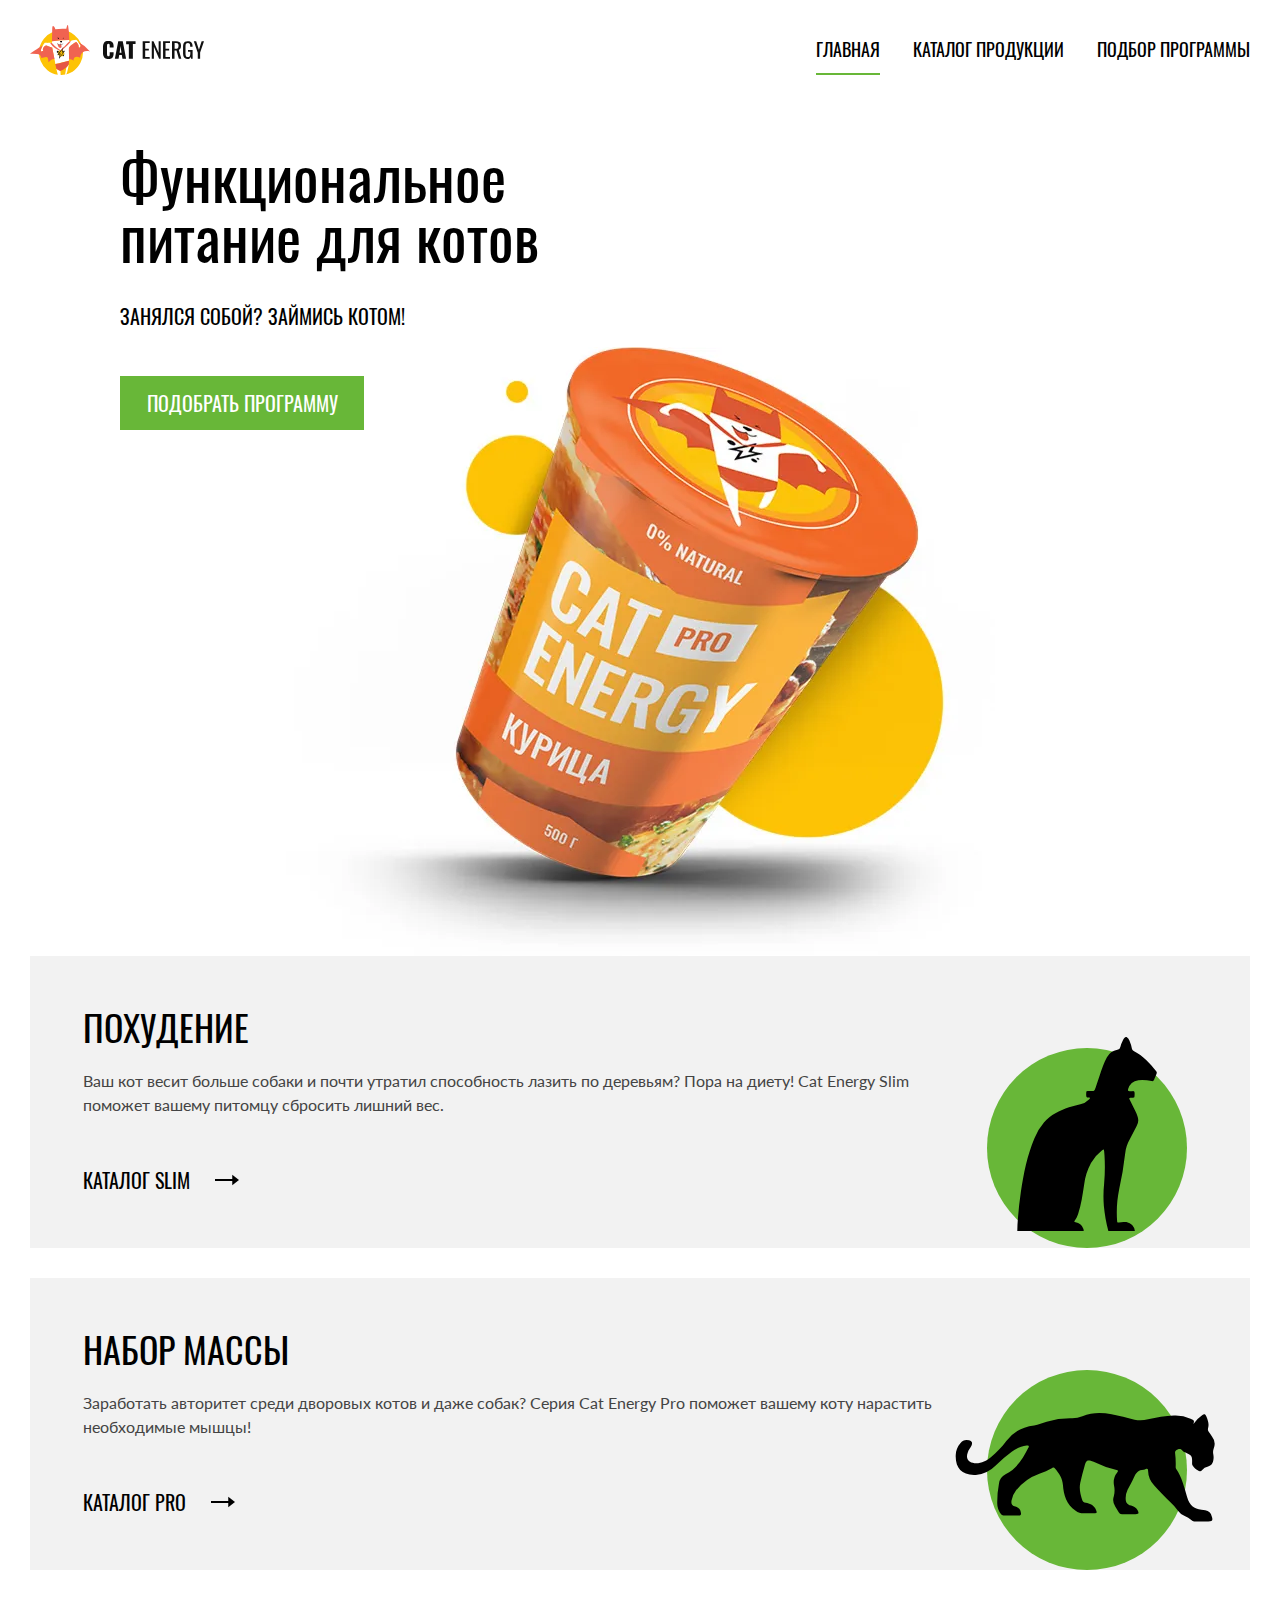
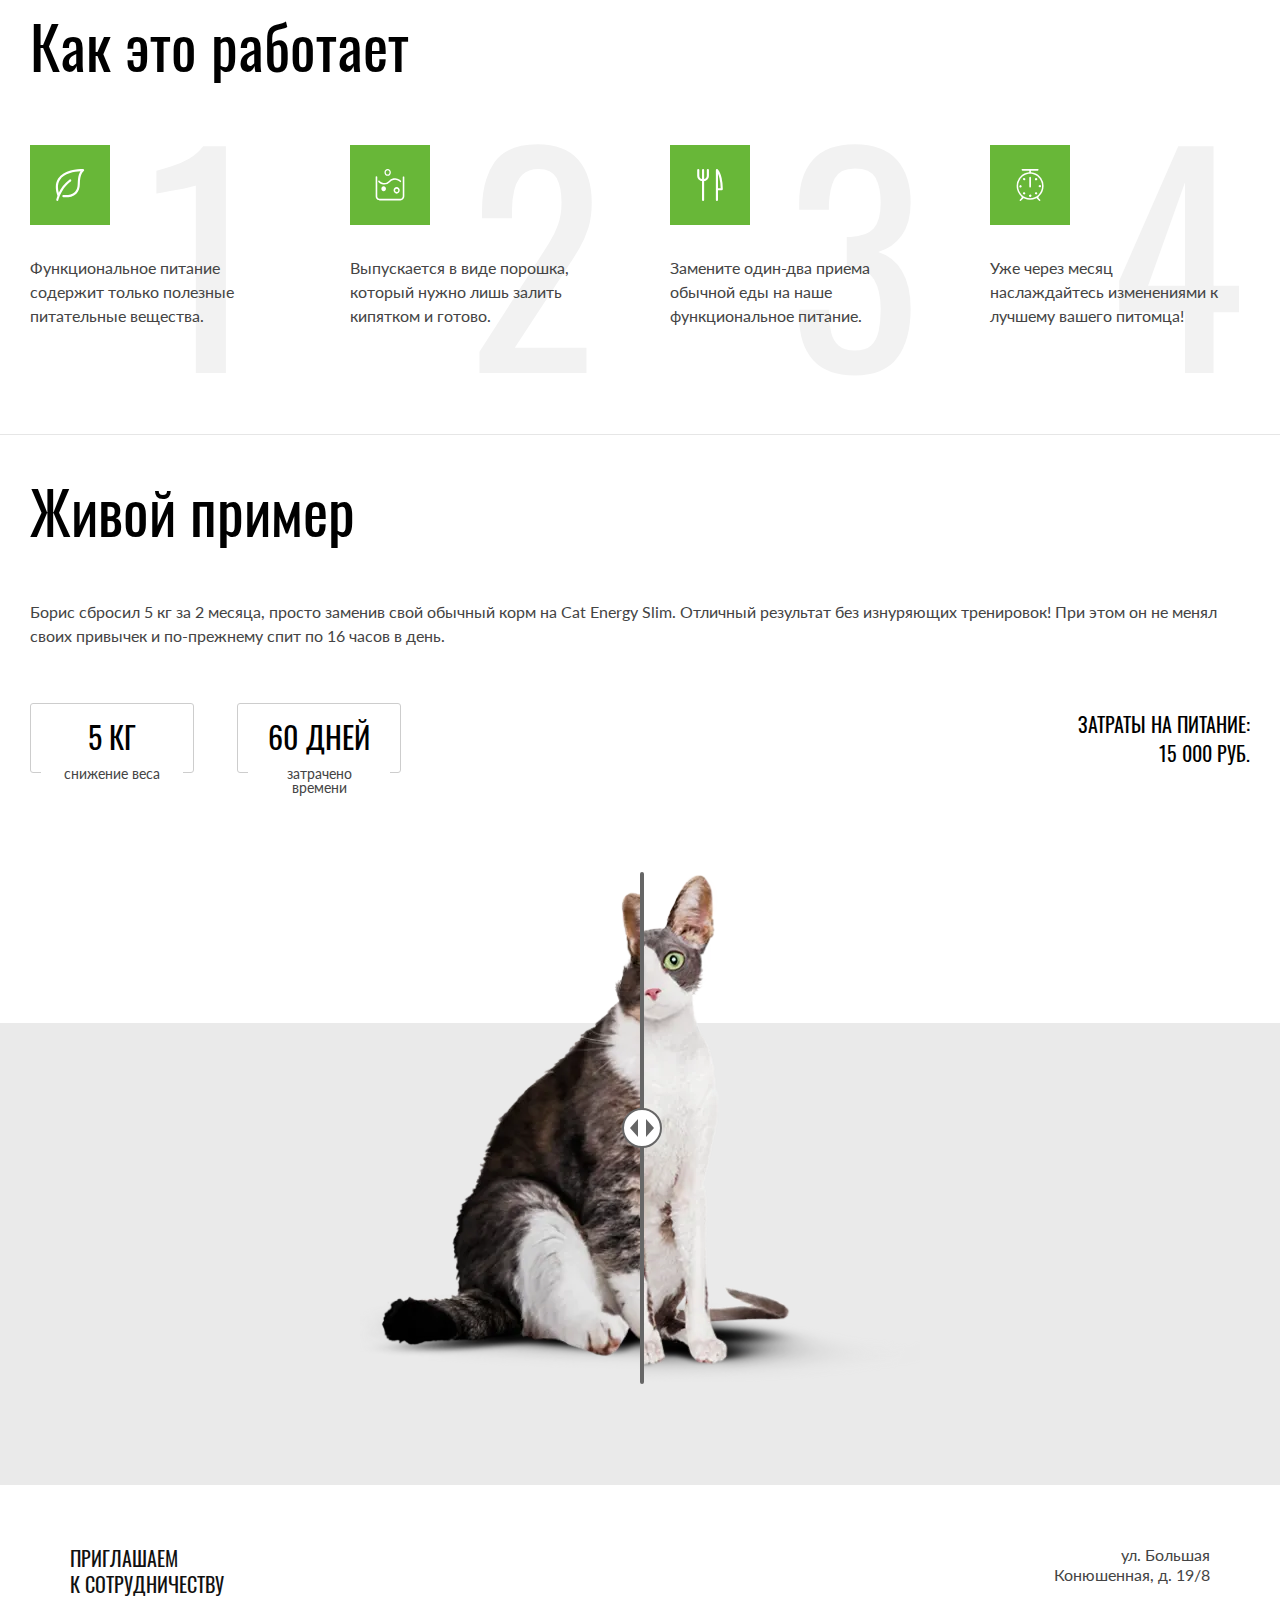
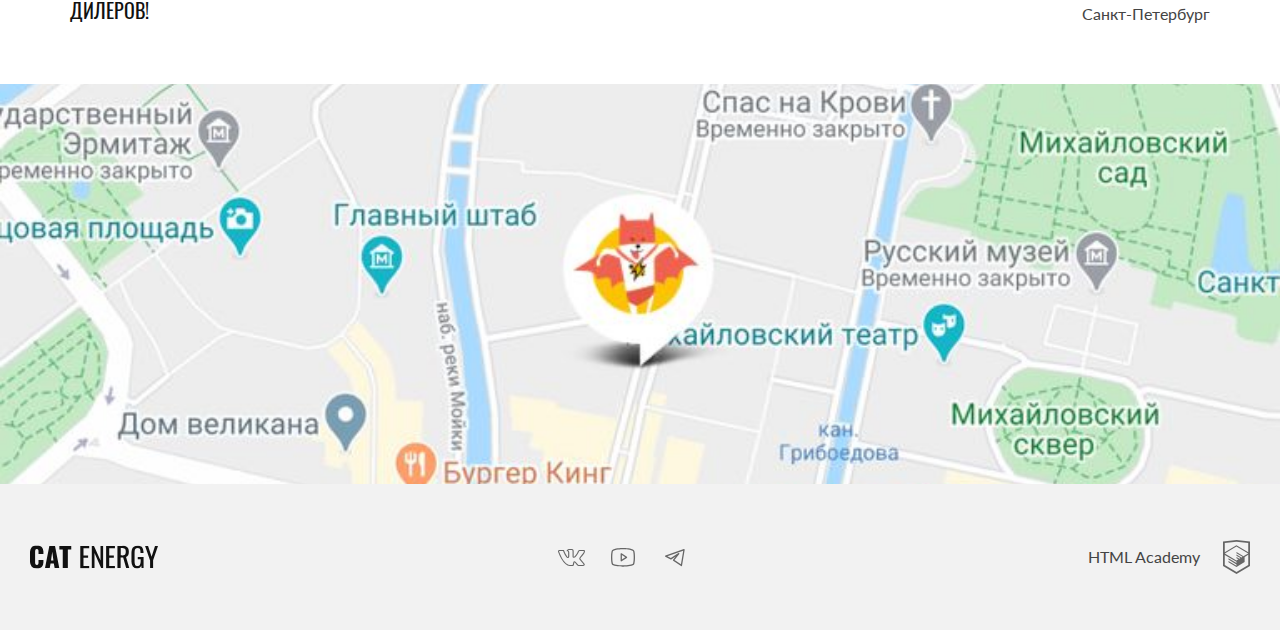
<file: index.html>
<!DOCTYPE html><html class="page" lang="ru"><head><meta charset="UTF-8"><title>«Кэт энерджи»</title><meta name="viewport" content="width=device-width,initial-scale=1"><link rel="stylesheet" href="styles/styles.css"><link rel="icon" href="favicon.ico"><!-- 32x32 --><link rel="icon" href="favicons/icon.svg" type="image/svg+xml"><link rel="apple-touch-icon" href="favicons/apple.png"><!-- 180x180 --><link rel="manifest" href="manifest.webmanifest"><link rel="preload" href="/fonts/lato/Lato-Regular.woff2" type="font/woff2" crossorigin="anonymous" as="font"><link rel="preload" href="/fonts/oswald/oswaldregular.woff2" type="font/woff2" crossorigin="anonymous" as="font"><script src="scripts/index.js" defer="defer"></script></head><body class="page__body"><header class="main-header" data-test="header"><div class="main-header__wrapper main-header__wrapper--no-js"><div class="main-header__logo"><a class="main-header__logo-link" href="index.html"><picture><source width="70" height="59" type="image/svg+xml" media="(min-width: 1440px)" srcset="images/logo/logo-desktop.svg"><source width="60" height="50" type="image/svg+xml" media="(min-width: 768px)" srcset="images/logo/logo-tablet.svg"><img class="main-header__logo-picture" src="images/logo/logo-mobile.svg" width="33" height="38" alt="Логотип Cat Energy"></picture></a><a class="main-header__logo-link" href="index.html"><picture><source width="118" height="21" type="image/svg+xml" media="(min-width: 1440px)" srcset="images/logo/logo-text.svg"><img class="main-header__logo-text" src="images/logo/logo-text.svg" width="101" height="18" alt="Cat Energy"></picture></a></div><nav class="main-nav"><button class="main-nav__toggle" type="button"><span class="visually-hidden">Открыть меню</span></button><ul class="main-nav__list"><li class="main-nav__item main-nav__item--current"><a href="#">Главная</a></li><li class="main-nav__item"><a href="catalog.html">Каталог продукции</a></li><li class="main-nav__item"><a href="#">Подбор программы</a></li></ul></nav></div></header><main class="main-container"><h1 class="visually-hidden">«Кэт энерджи» подбор функциональной программы питания для котов</h1><section class="promo" data-test="hero"><div class="promo__wrapper"><h2 class="promo__title">Функциональное питание для котов</h2><p class="promo__slogan">Занялся собой? Займись котом!</p><picture class="promo__image-wrapper"><source type="image/webp" media="(min-width: 1440px)" width="552" height="499" srcset="images/promo-desktop@1x.webp, images/promo-desktop@2x.webp 2x"><source type="image/webp" media="(min-width: 768px)" width="709" height="609" srcset="images/promo-tablet@1x.webp, images/promo-tablet@2x.webp 2x"><source type="image/webp" width="280" height="270" srcset="imgaes/promo-mobile@1x.webp, images/promo-mobile@2x.webp 2x"><source width="552" height="499" type="image/png" media="(min-width: 1440px)" srcset="images/promo-desktop@1x.png, images/promo-desktop@2x.png 2x"><source width="709" height="609" type="image/png" media="(min-width: 768px)" srcset="images/promo-tablet@1x.png, images/promo-tablet@2x.png 2x"><img class="promo__image" src="images/promo-mobile@1x.png" srcset="images/promo-mobile@2x.png 2x" width="280" height="270" alt="Оранжевая банка с питанием Cat Energy Pro со вкусом курицы"></picture><a class="promo__button" href="#">Подобрать программу</a></div></section><section class="programs" data-test="programs"><div class="programs__wrapper"><ul class="programs__list"><li class="programs__item programs__item--slim"><h2 class="programs__title">Похудение</h2><p class="programs__description">Ваш кот весит больше собаки и почти утратил способность лазить по деревьям? Пора на диету! Cat Energy Slim поможет вашему питомцу сбросить лишний вес.</p><a class="programs__link" href="catalog.html">Каталог slim</a></li><li class="programs__item programs__item--pro"><h2 class="programs__title">Набор массы</h2><p class="programs__description">Заработать авторитет среди дворовых котов и даже собак? Серия Cat Energy Pro поможет вашему коту нарастить необходимые мышцы!</p><a class="programs__link" href="catalog.html">Каталог pro</a></li></ul></div></section><section class="advantages" data-test="features"><div class="advantages__wrapper"><h2 class="advantages__title">Как это работает</h2><ul class="advantages__list"><li class="advantages__item advantages__item--background advantages__item--block-1"><p class="advantages__description">Функциональное питание содержит только полезные питательные вещества.</p></li><li class="advantages__item advantages__item--background advantages__item--block-2"><p class="advantages__description">Выпускается в виде порошка, который нужно лишь залить кипятком и готово.</p></li><li class="advantages__item advantages__item--background advantages__item--block-3"><p class="advantages__description">Замените один-два приема обычной еды на наше функциональное питание.</p></li><li class="advantages__item advantages__item--background advantages__item--block-4"><p class="advantages__description">Уже через месяц наслаждайтесь изменениями к лучшему вашего питомца!</p></li></ul></div></section><section class="example" data-test="proof"><div class="example__wrapper"><h2 class="example__title">Живой пример</h2><p class="example__description">Борис сбросил 5 кг за 2 месяца, просто заменив свой обычный корм на Cat Energy Slim. Отличный результат без изнуряющих тренировок! При этом он не менял своих привычек и по-прежнему спит по 16 часов в день.</p><div class="example__container"><dl class="example__list"><div class="example__item"><dt class="example__number">5 кг</dt><dd class="example__text">Снижение веса</dd></div><div class="example__item"><dt class="example__number">60 дней</dt><dd class="example__text">Затрачено времени</dd></div></dl><p class="example__comment">Затраты на питание: <span class="example__comment-number">15 000 руб.</span></p></div><div class="example__slider"><div class="example__slider-before"><picture><source type="image/webp" media="(min-width: 768px)" width="560" height="512" srcset="images/slider-before-tablet-desktop@1x.webp, images/slider-before-tablet-desktop@2x.webp 2x"><source type="image/webp" width="280" height="256" srcset="images/slider-before-mobile@1x.webp, images/slider-before-mobile@2x.webp 2x"><source width="560" height="512" type="image/png" media="(min-width: 768px)" srcset="images/slider-before-tablet-desktop@1x.png, images/slider-before-tablet-desktop@2x.png 2x"><img class="example__slider-image" src="images/slider-before-mobile@1x.png" srcset="images/slider-before-mobile@2x.png 2x" width="280" height="256" alt="Фотография до: кот с лишним весом"></picture></div><div class="example__slider-after"><picture><source type="image/webp" media="(min-width: 768px)" width="560" height="512" srcset="images/slider-after-tablet-desktop@1x.webp, images/slider-after-tablet-desktop@2x.webp 2x"><source type="image/webp" width="280" height="256" srcset="images/slider-after-mobile@1x.webp, images/slider-after-mobile@2x.webp 2x"><source width="560" height="512" type="image/png" media="(min-width: 768px)" srcset="images/slider-after-tablet-desktop@1x.png, images/slider-after-tablet-desktop@2x.png 2x"><img class="example__slider-image" src="images/slider-after-mobile@1x.png" srcset="images/slider-after-mobile@2x.png 2x" width="280" height="256" alt="Фотография после: худой кот"></picture></div><button class="example__slider-button" type="button"><span class="visually-hidden">Передвинуть слайдер</span></button></div></div></section><section class="contacts map" data-test="contacts"><div class="contacts__wrapper"><h2 class="visually-hidden">Контакты</h2><p class="contacts__description">Приглашаем<br>к сотрудничеству дилеров!</p><address class="contacts__adress"><p class="contacts__adress-description">ул. Большая Конюшенная, д. 19/8</p><p class="contacts__adress-description">Санкт-Петербург</p></address></div><div class="map__wrapper"><picture><source width="1440" height="400" type="image/jpeg" media="(min-width: 1440px)" srcset="images/map-desktop@1x.jpg, images/map-desktop@2x.jpg 2x"><source width="768" height="400" type="image/jpeg" media="(min-width: 768px)" srcset="images/map-tablet@1x.jpg, images/map-tablet@2x.jpg 2x"><img class="map__location" src="images/map-mobile@1x.jpg" srcset="images/map-mobile@2x.jpg 2x" width="320" height="362" alt="Карта с местоположением офиса"></picture><iframe class="map__interactive" src="https://www.google.com/maps/embed?pb=!1m18!1m12!1m3!1d4753.526179166685!2d30.32355764841993!3d59.93858748165086!2m3!1f0!2f0!3f0!3m2!1i1024!2i768!4f13.1!3m3!1m2!1s0x4696310fca145cc1%3A0x42b32648d8238007!2z0JHQvtC70YzRiNCw0Y8g0JrQvtC90Y7RiNC10L3QvdCw0Y8g0YPQuy4sIDE5LzgsINCh0LDQvdC60YIt0J_QtdGC0LXRgNCx0YPRgNCzLCAxOTExODY!5e0!3m2!1sru!2sru!4v1716911425965!5m2!1sru!2sru" width="600" height="450" style="border:0;" allowfullscreen="" loading="lazy" referrerpolicy="no-referrer-when-downgrade"></iframe></div></section></main><footer class="main-footer" data-test="footer"><div class="main-footer__wrapper"><a class="main-footer-logo" href="index.html"><span class="visually-hidden">«Кэт энерджи»</span> <img class="main-footer__logo-name" src="images/logo/logo-text.svg" width="128" height="24" alt="Cat Energy"></a><ul class="main-footer-list"><li class="main-footer__item"><a class="main-footer__link main-footer__link--vkontakte" href="https://vk.com/htmlacademy"><span class="visually-hidden">Мы в Вконтакте</span></a></li><li class="main-footer__item"><a class="main-footer__link main-footer__link--youtube" href="https://www.youtube.com/user/htmlacademyru"><span class="visually-hidden">Мы в Ютубе</span></a></li><li class="main-footer__item"><a class="main-footer__link main-footer__link--telegram" href="https://t.me/htmlacademy"><span class="visually-hidden">Мы в Телеграме</span></a></li></ul><a class="main-footer__htmlacademy-link" href="https://htmlacademy.ru/intensive/adaptive"><span>HTML Academy</span></a></div></footer></body></html>
</file>
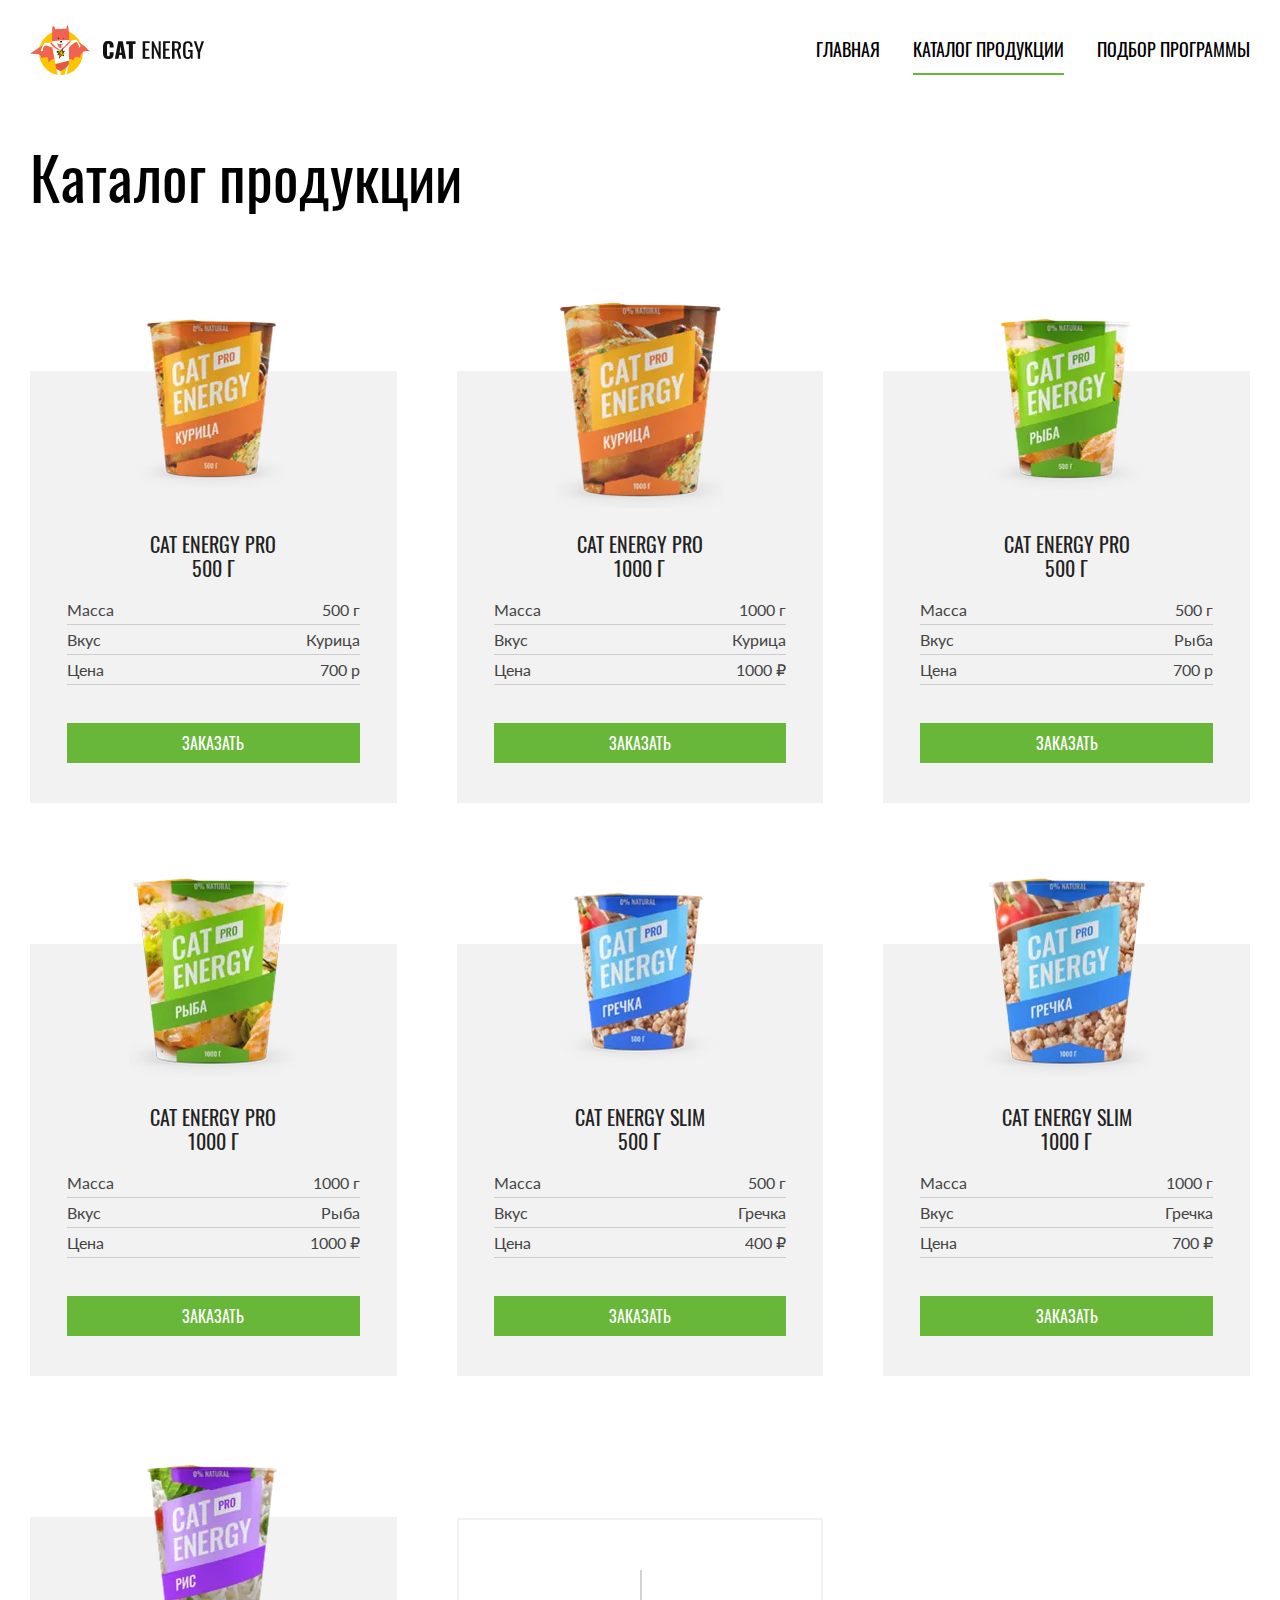
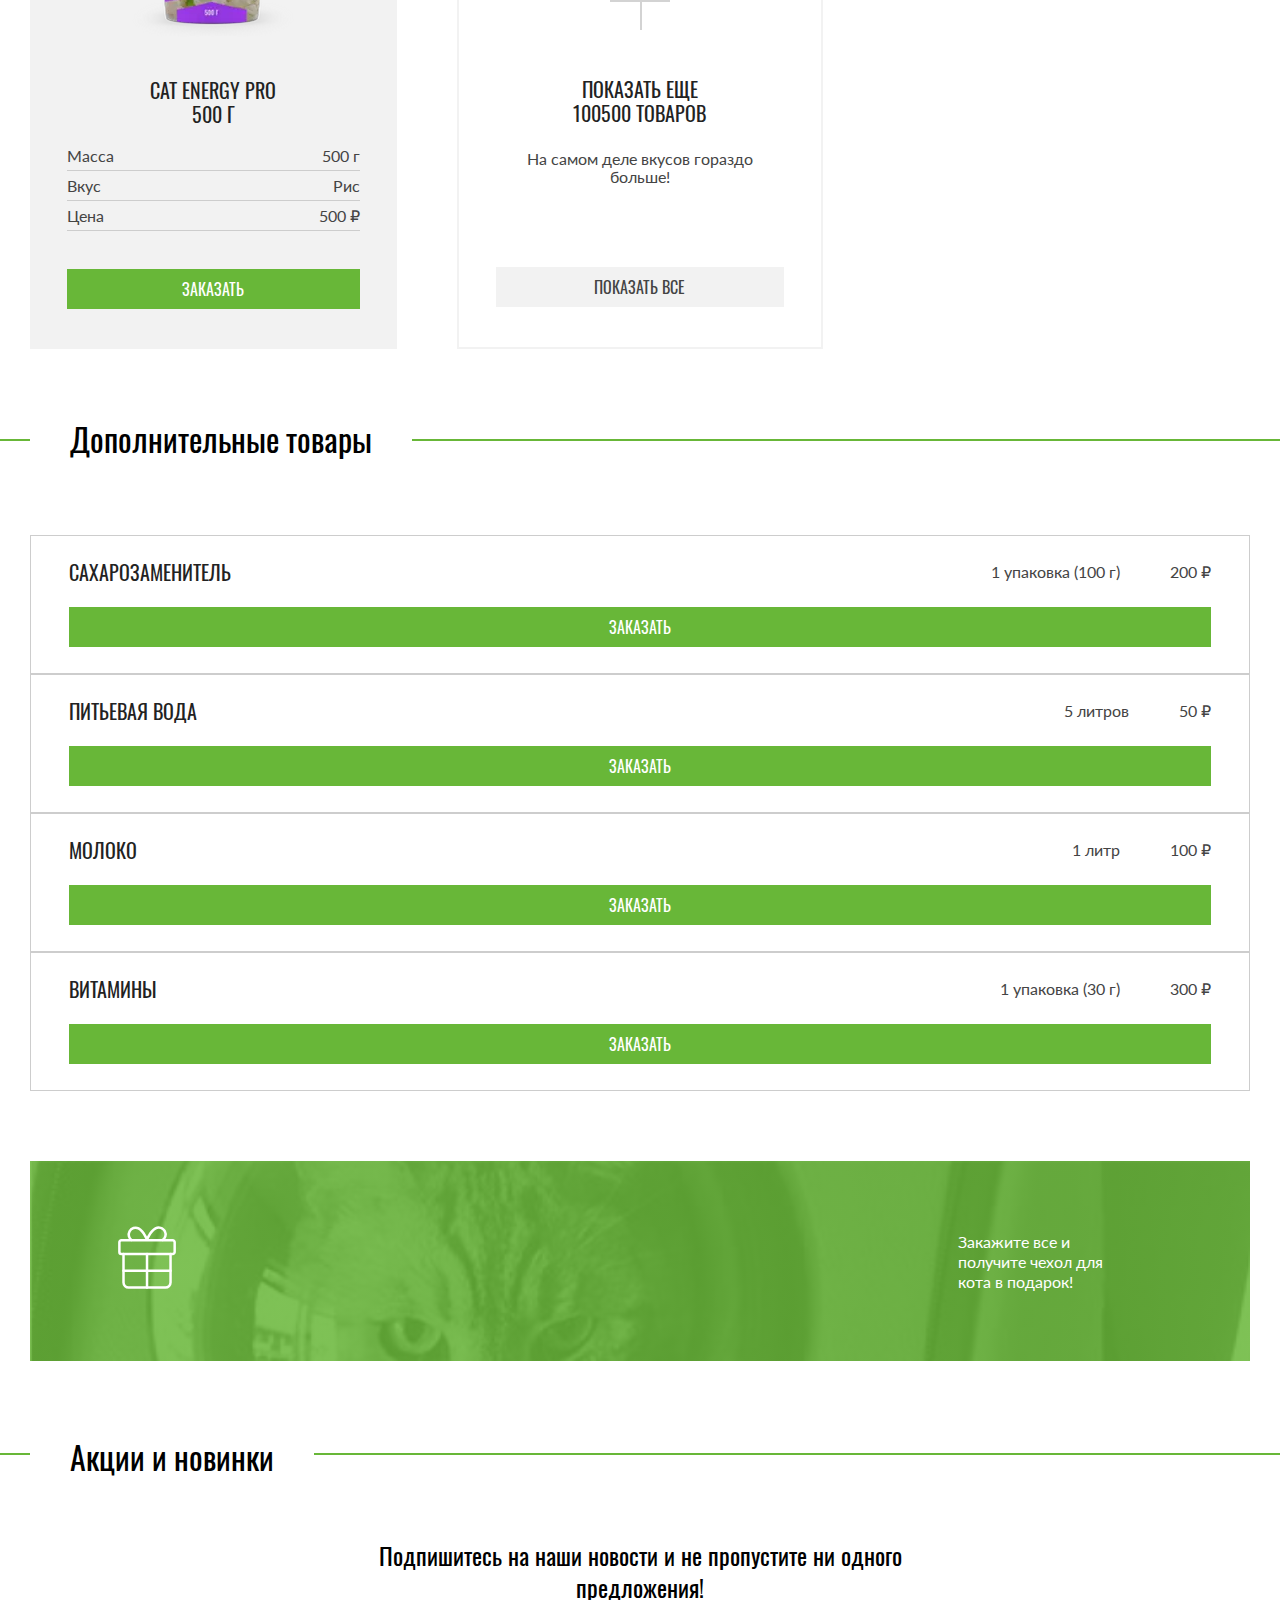
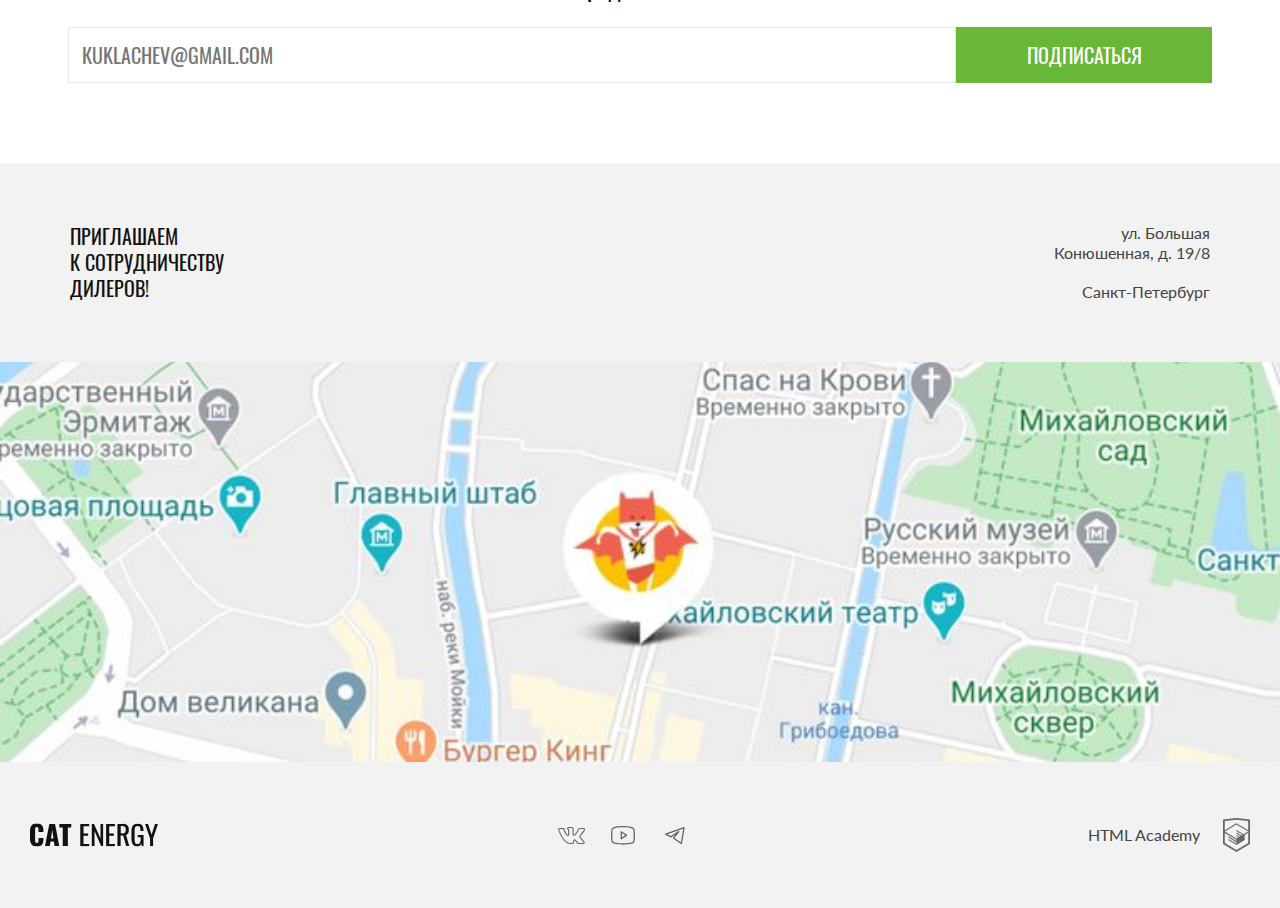
<file: catalog.html>
<!DOCTYPE html><html class="page" lang="ru"><head><meta charset="UTF-8"><title>«Кэт энерджи» Каталог</title><meta name="viewport" content="width=device-width,initial-scale=1"><link rel="stylesheet" href="styles/styles.css"><link rel="icon" href="favicon.ico"><!-- 32x32 --><link rel="icon" href="favicons/icon.svg" type="image/svg+xml"><link rel="apple-touch-icon" href="favicons/apple-icon-180x180"><!-- 180x180 --><link rel="manifest" href="manifest.webmanifest"><link rel="preload" href="/fonts/lato/Lato-Regular.woff2" type="font/woff2" crossorigin="anonymous" as="font"><link rel="preload" href="/fonts/oswald/oswaldregular.woff2" type="font/woff2" crossorigin="anonymous" as="font"><script src="scripts/index.js" defer="defer"></script></head><body class="page__body"><header class="main-header" data-test="header"><div class="main-header__wrapper main-header__wrapper--no-js"><div class="main-header__logo"><a class="main-header__logo-link" href="index.html"><picture><source width="70" height="59" type="image/svg+xml" media="(min-width: 1440px)" srcset="images/logo/logo-desktop.svg"><source width="60" height="50" type="image/svg+xml" media="(min-width: 768px)" srcset="images/logo/logo-tablet.svg"><img class="main-header__logo-picture" src="images/logo/logo-mobile.svg" width="33" height="38" alt="Логотип Cat Energy"></picture></a><a class="main-header__logo-link" href="index.html"><picture><source width="118" height="21" type="image/svg+xml" media="(min-width: 1440px)" srcset="images/logo/logo-text.svg"><img class="main-header__logo-text" src="images/logo/logo-text.svg" width="101" height="18" alt="Cat Energy"></picture></a></div><nav class="main-nav"><button class="main-nav__toggle" type="button"><span class="visually-hidden">Открыть меню</span></button><ul class="main-nav__list"><li class="main-nav__item main-nav__item-catalog"><a href="index.html">Главная</a></li><li class="main-nav__item main-nav__item-catalog main-nav__item--current"><a href="catalog.html">Каталог продукции</a></li><li class="main-nav__item main-nav__item-catalog"><a href="#">Подбор программы</a></li></ul></nav></div></header><main class="main-container"><section class="catalog" data-test="catalog"><div class="catalog__wrapper"><h1 class="catalog__title">Каталог продукции</h1><ul class="catalog__list"><li class="catalog__item"><a class="catalog__link" href="#"><picture><source type="image/webp" media="(min-width: 1440px)" width="169" height="210" srcset="images/products/card-chicken500-desktop@1x.webp, images/products/card-chicken500-desktop@2x.webp 2x"><source type="image/webp" media="(min-width: 768px)" width="200" height="210" srcset="images/products/card-chicken500-tablet@1x.webp, images/products/card-chicken500-tablet@2x.webp 2x"><source type="image/webp" width="140" height="107" srcset="images/products/card-chicken500-mobile@1x.webp, images/products/card-chicken500-mobile@2x.webp 2x"><source width="169" height="210" type="image/png" media="(min-width: 1440px)" srcset="images/products/card-chicken500-desktop@1x.png, images/products/card-chicken500-desktop@2x.png 2x"><source width="200" height="210" type="image/png" media="(min-width: 768px)" srcset="images/products/card-chicken500-tablet@1x.png, images/products/card-chicken500-tablet@2x.png 2x"><img class="catalog__image" src="images/products/card-chicken500-mobile@1x.png" srcset="images/products/card-chicken500-mobile@2x.png 2x" width="140" height="107" alt="Cat Energy PRO 500 г со вкусом курицы"></picture></a><a class="catalog__link-caption" href="#"><h3 class="catalog__caption">Cat Energy PRO 500 г</h3></a><ul class="catalog__list-info"><li class="catalog__item-info">Масса <span>500 г</span></li><li class="catalog__item-info">Вкус <span>Курица</span></li><li class="catalog__item-info">Цена <span>700 р</span></li></ul><a class="catalog__button button-primary" href="#">Заказать</a></li><li class="catalog__item"><a class="catalog__link" href="#"><picture><source type="image/webp" media="(min-width: 1440px)" width="169" height="210" srcset="images/products/card-chicken1000-desktop@1x.webp, images/products/card-chicken1000-desktop@2x.webp 2x"><source type="image/webp" media="(min-width: 768px)" width="200" height="210" srcset="images/products/card-chicken1000-tablet@1x.webp, images/products/card-chicken1000-tablet@2x.webp 2x"><source type="image/webp" width="140" height="107" srcset="images/products/card-chicken1000-mobile@1x.webp, images/products/card-chicken1000-mobile@2x.webp 2x"><source width="169" height="210" type="image/png" media="(min-width: 1440px)" srcset="images/products/card-chicken1000-desktop@1x.png, images/products/card-chicken1000-desktop@2x.png 2x"><source width="200" height="210" type="image/png" media="(min-width: 768px)" srcset="images/products/card-chicken1000-tablet@1x.png, images/products/card-chicken1000-tablet@2x.png 2x"><img class="catalog__image" src="images/products/card-chicken1000-mobile@1x.png" srcset="images/products/card-chicken1000-mobile@2x.png 2x" width="140" height="107" alt="Cat Energy PRO 1000 г со вкусом курицы"></picture></a><a class="catalog__link-caption" href="#"><h3 class="catalog__caption">Cat Energy PRO 1000 г</h3></a><ul class="catalog__list-info"><li class="catalog__item-info">Масса <span>1000 г</span></li><li class="catalog__item-info">Вкус <span>Курица</span></li><li class="catalog__item-info">Цена <span>1000 ₽</span></li></ul><a class="catalog__button button-primary" href="#">Заказать</a></li><li class="catalog__item"><a class="catalog__link" href="#"><picture><source type="image/webp" media="(min-width: 1440px)" width="169" height="210" srcset="images/products/card-fish500-desktop@1x.webp, images/products/card-fish500-desktop@2x.webp 2x"><source type="image/webp" media="(min-width: 768px)" width="200" height="210" srcset="images/products/card-fish500-tablet@1x.webp, images/products/card-fish500-tablet@2x.webp 2x"><source type="image/webp" width="140" height="107" srcset="images/products/card-fish500-mobile@1x.webp, images/products/card-fish500-mobile@2x.webp 2x"><source width="169" height="210" type="image/png" media="(min-width: 1440px)" srcset="images/products/card-fish500-desktop@1x.png, images/products/card-fish500-desktop@2x.png 2x"><source width="200" height="210" type="image/png" media="(min-width: 768px)" srcset="images/products/card-fish500-tablet@1x.png, images/products/card-fish500-tablet@2x.png 2x"><img class="catalog__image" src="images/products/card-fish500-mobile@1x.png" srcset="images/products/card-fish500-mobile@2x.png 2x" width="140" height="107" alt="Cat Energy PRO 500 г со вкусом рыбы"></picture></a><a class="catalog__link-caption" href="#"><h3 class="catalog__caption">Cat Energy PRO 500 г</h3></a><ul class="catalog__list-info"><li class="catalog__item-info">Масса <span>500 г</span></li><li class="catalog__item-info">Вкус <span>Рыба</span></li><li class="catalog__item-info">Цена <span>700 р</span></li></ul><a class="catalog__button button-primary" href="#">Заказать</a></li><li class="catalog__item"><a class="catalog__link" href="#"><picture><source type="image/webp" media="(min-width: 1440px)" width="169" height="210" srcset="images/products/card-fish1000-desktop@1x.webp, images/products/card-fish1000-desktop@2x.webp 2x"><source type="image/webp" media="(min-width: 768px)" width="200" height="210" srcset="images/products/card-fish1000-tablet@1x.webp, images/products/card-fish1000-tablet@2x.webp 2x"><source type="image/webp" width="140" height="107" srcset="images/products/card-fish1000-mobile@1x.webp, images/products/card-fish1000-mobile@2x.webp 2x"><source width="169" height="210" type="image/png" media="(min-width: 1440px)" srcset="images/products/card-fish1000-desktop@1x.png, images/products/card-fish1000-desktop@2x.png 2x"><source width="200" height="210" type="image/png" media="(min-width: 768px)" srcset="images/products/card-fish1000-tablet@1x.png, images/products/card-fish1000-tablet@2x.png 2x"><img class="catalog__image" src="images/products/card-fish1000-mobile@1x.png" srcset="images/products/card-fish1000-mobile@2x.png 2x" width="140" height="107" alt="Cat Energy PRO 1000 г со вкусом рыбы"></picture></a><a class="catalog__link-caption" href="#"><h3 class="catalog__caption">Cat Energy PRO 1000 г</h3></a><ul class="catalog__list-info"><li class="catalog__item-info">Масса <span>1000 г</span></li><li class="catalog__item-info">Вкус <span>Рыба</span></li><li class="catalog__item-info">Цена <span>1000 ₽</span></li></ul><a class="catalog__button button-primary" href="#">Заказать</a></li><li class="catalog__item"><a class="catalog__link" href="#"><picture><source type="image/webp" media="(min-width: 1440px)" width="169" height="210" srcset="images/products/card-buckwheat500-desktop@1x.webp, images/products/card-buckwheat500-desktop@2x.webp 2x"><source type="image/webp" media="(min-width: 768px)" width="200" height="210" srcset="images/products/card-buckwheat500-tablet@1x.webp, images/products/card-buckwheat500-tablet@2x.webp 2x"><source type="image/webp" width="140" height="107" srcset="images/products/card-buckwheat500-mobile@1x.webp, images/products/card-buckwheat500-mobile@2x.webp 2x"><source width="169" height="210" type="image/png" media="(min-width: 1440px)" srcset="images/products/card-buckwheat500-desktop@1x.png, images/products/card-buckwheat500-desktop@2x.png 2x"><source width="200" height="210" type="image/png" media="(min-width: 768px)" srcset="images/products/card-buckwheat500-tablet@1x.png, images/products/card-buckwheat500-tablet@2x.png 2x"><img class="catalog__image" src="images/products/card-buckwheat500-mobile@1x.png" srcset="images/products/card-buckwheat500-mobile@2x.png 2x" width="140" height="107" alt="Cat Energy SLIM 500 г со вкусом гречки"></picture></a><a class="catalog__link-caption" href="#"><h3 class="catalog__caption">Cat Energy SLIM 500 г</h3></a><ul class="catalog__list-info"><li class="catalog__item-info">Масса <span>500 г</span></li><li class="catalog__item-info">Вкус <span>Гречка</span></li><li class="catalog__item-info">Цена <span>400 ₽</span></li></ul><a class="catalog__button button-primary" href="#">Заказать</a></li><li class="catalog__item"><a class="catalog__link" href="#"><picture><source type="image/webp" media="(min-width: 1440px)" width="169" height="210" srcset="images/products/card-buckwheat1000-desktop@1x.webp, images/products/card-buckwheat1000-desktop@2x.webp 2x"><source type="image/webp" media="(min-width: 768px)" width="200" height="210" srcset="images/products/card-buckwheat1000-tablet@1x.webp, images/products/card-buckwheat1000-tablet@2x.webp 2x"><source type="image/webp" width="140" height="107" srcset="images/products/card-buckwheat1000-mobile@1x.webp, images/products/card-buckwheat1000-mobile@2x.webp 2x"><source width="169" height="210" type="image/png" media="(min-width: 1440px)" srcset="images/products/card-buckwheat1000-desktop@1x.png, images/products/card-buckwheat1000-desktop@2x.png 2x"><source width="200" height="210" type="image/png" media="(min-width: 768px)" srcset="images/products/card-buckwheat1000-tablet@1x.png, images/products/card-buckwheat1000-tablet@2x.png 2x"><img class="catalog__image" src="images/products/card-buckwheat1000-mobile@1x.png" srcset="images/products/card-buckwheat1000-mobile@2x.png 2x" width="140" height="107" alt="Cat Energy SLIM 1000 г со вкусом гречки"></picture></a><a class="catalog__link-caption" href="#"><h3 class="catalog__caption">Cat Energy SLIM 1000 г</h3></a><ul class="catalog__list-info"><li class="catalog__item-info">Масса <span>1000 г</span></li><li class="catalog__item-info">Вкус <span>Гречка</span></li><li class="catalog__item-info">Цена <span>700 ₽</span></li></ul><a class="catalog__button button-primary" href="#">Заказать</a></li><li class="catalog__item"><a class="catalog__link" href="#"><picture><source type="image/webp" media="(min-width: 1440px)" width="169" height="210" srcset="images/products/card-rice500-desktop@1x.webp, images/products/card-rice500-desktop@2x.webp 2x"><source type="image/webp" media="(min-width: 768px)" width="200" height="210" srcset="images/products/card-rice500-tablet@1x.webp, images/products/card-rice500-tablet@2x.webp 2x"><source type="image/webp" width="140" height="107" srcset="images/products/card-rice500-mobile@1x.webp, images/products/card-rice500-mobile@2x.webp 2x"><source width="169" height="210" type="image/png" media="(min-width: 1440px)" srcset="images/products/card-rice500-desktop@1x.png, images/products/card-rice500-desktop@2x.png 2x"><source width="200" height="210" type="image/png" media="(min-width: 768px)" srcset="images/products/card-rice500-tablet@1x.png, images/products/card-rice500-tablet@2x.png 2x"><img class="catalog__image" src="images/products/card-rice500-mobile@1x.png" srcset="images/products/card-rice500-mobile@2x.png 2x" width="140" height="107" alt="Cat Energy SLIM 500 г со вкусом риса"></picture></a><a class="catalog__link-caption" href="#"><h3 class="catalog__caption">Cat Energy PRO 500 г</h3></a><ul class="catalog__list-info"><li class="catalog__item-info">Масса <span>500 г</span></li><li class="catalog__item-info">Вкус <span>Рис</span></li><li class="catalog__item-info">Цена <span>500 ₽</span></li></ul><a class="catalog__button button-primary" href="#">Заказать</a></li><li class="catalog__item catalog__item--more"><a class="catalog__link-caption" href="#"><h3 class="catalog__caption-more">Показать еще 100500 товаров</h3></a><p class="catalog__text">На самом деле вкусов гораздо больше!</p><a class="catalog__button catalog__button--more" href="#">Показать все</a></li></ul></div></section><section class="catalog-additionally" data-test="additional"><h2 class="catalog-additionally__title">Дополнительные товары</h2><div class="catalog-additionally__wrapper"><ul class="catalog-additionally__list"><li class="catalog-additionally__item"><h3 class="catalog-additionally__caption">Сахарозаменитель</h3><p class="catalog-additionally__text">1 упаковка (100 г) <span>200 ₽</span></p><a class="catalog-additionally__button button-primary" href="#">Заказать</a></li><li class="catalog-additionally__item"><h3 class="catalog-additionally__caption">Питьевая вода</h3><p class="catalog-additionally__text">5 литров <span>50 ₽</span></p><a class="catalog-additionally__button button-primary" href="#">Заказать</a></li><li class="catalog-additionally__item"><h3 class="catalog-additionally__caption">Молоко</h3><p class="catalog-additionally__text">1 литр <span>100 ₽</span></p><a class="catalog-additionally__button button-primary" href="#">Заказать</a></li><li class="catalog-additionally__item"><h3 class="catalog-additionally__caption">Витамины</h3><p class="catalog-additionally__text">1 упаковка (30 г) <span>300 ₽</span></p><a class="catalog-additionally__button button-primary" href="#">Заказать</a></li></ul><div class="catalog-additionally__gift"><p class="catalog-additionally__description">Закажите все и получите чехол для кота в подарок!</p></div></div></section><section class="subscribe"><div class="subscribe__wrapper"><h2 class="subscribe__title">Акции и новинки</h2><p class="subscribe__description">Подпишитесь на наши новости и не пропустите ни одного предложения!</p><form class="subscribe__form" action="https://echo.htmlacademy.ru/" method="post"><label class="subscribe__label" for="subscribe-email" hidden>Email</label> <input class="subscribe__input" type="email" name="subscribe-email" id="subscribe-email" placeholder="кuklachev@gmail.com" required> <button class="button newsletter-button button-primary" type="submit">Подписаться</button></form></div></section><section class="contacts map" data-test="contacts"><div class="contacts__wrapper contacts__wrapper-catalog"><h2 class="visually-hidden">Контакты</h2><p class="contacts__description">Приглашаем<br>к сотрудничеству дилеров!</p><address class="contacts__adress"><p class="contacts__adress-description">ул. Большая Конюшенная, д. 19/8</p><p class="contacts__adress-description">Санкт-Петербург</p></address></div><div class="map__wrapper"><picture><source width="1440" height="400" type="image/jpeg" media="(min-width: 1440px)" srcset="images/map-desktop@1x.jpg, images/map-desktop@2x.jpg 2x"><source width="768" height="400" type="image/jpeg" media="(min-width: 768px)" srcset="images/map-tablet@1x.jpg, images/map-tablet@2x.jpg 2x"><img class="map__location" src="images/map-mobile@1x.jpg" srcset="images/map-mobile@2x.jpg 2x" width="320" height="362" alt="Карта с местоположением офиса"></picture><iframe class="map__interactive" src="https://www.google.com/maps/embed?pb=!1m18!1m12!1m3!1d4753.526179166685!2d30.32355764841993!3d59.93858748165086!2m3!1f0!2f0!3f0!3m2!1i1024!2i768!4f13.1!3m3!1m2!1s0x4696310fca145cc1%3A0x42b32648d8238007!2z0JHQvtC70YzRiNCw0Y8g0JrQvtC90Y7RiNC10L3QvdCw0Y8g0YPQuy4sIDE5LzgsINCh0LDQvdC60YIt0J_QtdGC0LXRgNCx0YPRgNCzLCAxOTExODY!5e0!3m2!1sru!2sru!4v1716911425965!5m2!1sru!2sru" width="600" height="450" style="border:0;" allowfullscreen="" loading="lazy" referrerpolicy="no-referrer-when-downgrade"></iframe></div></section></main><footer class="main-footer" data-test="footer"><div class="main-footer__wrapper"><a class="main-footer-logo" href="index.html"><span class="visually-hidden">«Кэт энерджи»</span> <img class="main-footer__logo-name" src="images/logo/logo-text.svg" width="128" height="24" alt="Cat Energy"></a><ul class="main-footer-list"><li class="main-footer__item"><a class="main-footer__link main-footer__link--vkontakte" href="https://vk.com/htmlacademy"><span class="visually-hidden">Мы в Вконтакте</span></a></li><li class="main-footer__item"><a class="main-footer__link main-footer__link--youtube" href="https://www.youtube.com/user/htmlacademyru"><span class="visually-hidden">Мы в Ютубе</span></a></li><li class="main-footer__item"><a class="main-footer__link main-footer__link--telegram" href="https://t.me/htmlacademy"><span class="visually-hidden">Мы в Телеграме</span></a></li></ul><a class="main-footer__htmlacademy-link" href="https://htmlacademy.ru/intensive/adaptive"><span>HTML Academy</span></a></div></footer></body></html>
</file>
<file: styles/styles.css>
@font-face{font-family:Lato;font-weight:400;font-style:normal;font-display:swap;src:url(../fonts/lato/Lato-Regular.woff2)}@font-face{font-family:Oswald;font-weight:400;font-style:normal;font-display:swap;src:url(../fonts/oswald/oswaldregular.woff2)}body{background-color:#fff;height:100%;margin:0;font-family:Lato,Arial,sans-serif;font-size:16px;line-height:24px}.visually-hidden{clip:rect(0 0 0 0);border:0;width:1px;height:1px;margin:-1px;padding:0;position:absolute;overflow:hidden}@media screen and (width>=768px){.main-nav{margin-left:auto}}.main-nav__list{margin:0;padding:0;list-style-type:none}@media (width<=767px){.main-nav__list{text-align:center;background-color:#fff;border-bottom:1px solid #e6e6e6;flex-flow:column wrap;align-items:center;width:100%;margin:0;padding:0;list-style:none}.main-nav__list--close{display:none}.main-nav__list--open{z-index:2;width:100%;display:block;position:absolute;top:64px;left:0}}@media screen and (width>=768px){.main-nav__list{flex-wrap:wrap;gap:33px;display:flex}}@media screen and (width>=1440px){.main-nav__list{max-width:500px}}.main-nav__item{z-index:3}@media (width<=767px){.main-nav__item{width:100%}.main-nav__item:before{content:"";border-bottom:1px solid #e6e6e6;width:100%;position:absolute;left:0}}.main-nav__item a{text-transform:uppercase;color:#000;padding:22px 0;font-family:Oswald,Arial,sans-serif;font-size:20px;font-weight:400;line-height:20px;text-decoration:none;text-decoration-thickness:0;display:block}.main-nav__item a:hover,.main-nav__item a:focus{opacity:.6}.main-nav__item a:active{opacity:.3}@media screen and (width>=768px){.main-nav__item a{border:none;padding:12px 0;font-size:18px;line-height:24px}}@media screen and (width>=1440px){.main-nav__item a{color:#fff;font-size:20px;line-height:30px}.main-nav__item-catalog a{color:#111}}@media screen and (width>=768px){.main-nav__item--current{border-bottom:2px solid #68b738;bottom:4px}}@media screen and (width>=1440px){.main-nav__item--current{border-bottom:2px solid #fff;bottom:4px}.main-nav__item-catalog.main-nav__item--current{border-bottom:2px solid #68b738}}.main-nav__toggle{transition:all .1s;display:none}.main-nav__toggle--open{background-color:#fff;background-image:url(../icons/stack.svg#burger-menu);background-repeat:no-repeat;background-size:24px 24px;border:none;width:24px;height:24px;display:block;position:absolute;top:20px;right:20px}.main-nav__toggle--close{background-color:#fff;background-image:url(../icons/stack.svg#close);background-repeat:no-repeat;background-size:18px 18px;border:none;width:18px;height:18px;display:block;position:absolute;top:20px;right:20px}@media screen and (width>=768px){.main-nav__toggle{display:none}}.promo__wrapper{color:#fff;text-align:center;box-sizing:border-box;background-color:#0000;background-image:-webkit-linear-gradient(0deg,#fff 178px,#68b738d9 178px),-webkit-image-set(url(../images/index-cat-bg-mobile@1x.png) 1x,url(../images/index-cat-bg-mobile@2x.png) 2x);background-image:linear-gradient(0deg,#fff 178px,#68b738d9 178px),image-set("../images/index-cat-bg-mobile@1x.png" 1x,"../images/index-cat-bg-mobile@2x.png" 2x);background-position:top;background-repeat:no-repeat;background-size:auto,auto;background-attachment:scroll,scroll;background-origin:padding-box,padding-box;background-clip:border-box,border-box;flex-direction:column;width:100%;margin-bottom:20px;padding:0 20px;display:flex;position:relative}@media screen and (width>=768px){.promo__wrapper{color:#000;text-align:left;background:#fff;width:100%;margin:0;padding:0 30px}}@media screen and (width>=1440px){.promo__wrapper{background:0 0;min-height:580px;margin-bottom:82px;padding:0 110px;display:block;position:static}.promo__wrapper:before{content:"";z-index:-1;background-color:#0000;background-image:-webkit-linear-gradient(90deg,#fff 0,#68b738d9 0),-webkit-image-set(url(../images/index-cat-bg-desktop@1x.png) 1x,url(../images/index-cat-bg-desktop@2x.png) 2x);background-image:linear-gradient(90deg,#fff 0,#68b738d9 0),image-set("../images/index-cat-bg-desktop@1x.png" 1x,"../images/index-cat-bg-desktop@2x.png" 2x);background-position:0 0,0 0;background-repeat:no-repeat;background-size:100%;background-attachment:scroll,scroll;background-origin:padding-box,padding-box;background-clip:border-box,border-box;width:720px;height:694px;display:block;position:absolute;top:0;left:auto;right:0}}.promo__title{margin:0;padding-top:27px;font-family:Oswald,Arial,sans-serif;font-size:36px;font-weight:400;line-height:36px}@media screen and (width>=768px){.promo__title{z-index:2;width:420px;padding:65px 90px 40px;font-size:60px;line-height:60px}}@media screen and (width>=1440px){.promo__title{padding:110px 0 40px 80px;font-size:60px;line-height:60px}}.promo__slogan{margin:25px 0 29px;font-family:Oswald,Arial,sans-serif;font-size:14px;font-weight:400;line-height:14px}@media screen and (width>=768px){.promo__slogan{text-transform:uppercase;z-index:2;margin:0 0 50px;padding:0 90px;font-size:20px;line-height:20px}}@media screen and (width>=1440px){.promo__slogan{margin:0;padding:0 0 52px 80px}}@media screen and (width>=768px){.promo__image-wrapper{order:1;display:flex}}@media screen and (width>=1440px){.promo__image-wrapper{order:2;display:flex}}.promo__button{color:#fff;text-transform:uppercase;text-align:center;z-index:2;background-color:#68b738;width:100%;padding:10px 0;font-family:Oswald,Arial,sans-serif;font-size:16px;font-weight:400;line-height:20px;text-decoration:none;display:block}.promo__button:hover,.promo__button:focus{background-color:#5eaa2f}.promo__button:active{color:#ffffff4d;background-color:#5eaa2f}@media screen and (width>=768px){.promo__button{width:244px;margin-left:90px;padding:14px 0;font-size:20px;line-height:26px}}@media screen and (width>=1440px){.promo__button{width:244px;margin-left:80px;padding:14px 0;font-size:20px;line-height:26px}}.promo__image-wrapper{display:block}.promo__image{margin:0 auto;display:block}@media screen and (width>=768px){.promo__image{margin-top:-83px}}@media screen and (width>=1440px){.promo__image{margin:0;position:absolute;top:143px;left:557px}}.programs__wrapper{box-sizing:border-box;width:100%;margin-bottom:20px;padding:0 20px}@media screen and (width>=768px){.programs__wrapper{margin-bottom:45px;padding:0 30px}}@media screen and (width>=1440px){.programs__wrapper{margin-bottom:71px;padding:0 110px}}.programs__list{flex-direction:column;gap:20px;margin:0;padding:0;list-style-type:none;display:flex}@media screen and (width>=768px){.programs__list{gap:30px}}@media screen and (width>=1440px){.programs__list{grid-template-columns:1fr 1fr;gap:80px;display:grid}}.programs__item{background-color:#f2f2f2;padding:20px;position:relative}@media screen and (width>=768px){.programs__item{padding:53px}}@media screen and (width>=1440px){.programs__item{padding:77px 52px 55px}}.programs__title{color:#000;text-transform:uppercase;margin:10px 0 30px 70px;font-family:Oswald,Arial,sans-serif;font-size:24px;font-weight:400;line-height:37px}@media screen and (width>=768px){.programs__title{margin:0 0 24px;font-size:36px;line-height:36px}}@media screen and (width>=1440px){.programs__title{margin:0 0 73px 162px}}.programs__description{color:#444;border-bottom:1px solid #d9d9d9;margin:0 0 15px;padding-bottom:22px;font-family:Lato,Arial,sans-serif;font-size:14px;font-weight:400;line-height:18px}@media screen and (width>=768px){.programs__description{border:none;margin-bottom:48px;margin-right:263px;padding:0;font-size:16px;line-height:24px}}@media screen and (width>=1440px){.programs__description{margin:0 auto 23px}}.programs__link{text-transform:uppercase;color:#000;align-items:center;gap:15px;font-family:Oswald,Arial,sans-serif;font-size:16px;font-weight:400;line-height:16px;text-decoration:none;text-decoration-thickness:0;display:flex}@media screen and (width>=768px){.programs__link{gap:25px;font-size:20px;line-height:30px}}.programs__link:hover,.programs__link:focus{color:#000}.programs__link:active{opacity:.3}.programs__item:before{content:"";background-color:#68b738;border-radius:50%;width:50px;height:50px;display:block;position:absolute;top:24px;left:20px}@media screen and (width>=768px){.programs__item:before{width:200px;height:200px;top:92px;left:auto;right:63px}}@media screen and (width>=1440px){.programs__item:before{width:100px;height:100px;top:47px;left:52px}}.programs__item--slim:after{content:"";background-image:url(../icons/stack.svg#cat-weight-loss);background-repeat:no-repeat;background-size:36px 50px;width:36px;height:50px;position:absolute;top:21px;left:27px}@media screen and (width>=768px){.programs__item--slim:after{background-size:140px 194px;width:140px;height:194px;top:81px;left:auto;right:93px}}@media screen and (width>=1440px){.programs__item--slim:after{background-size:70px 97px;width:70px;height:97px;top:41px;left:67px}}.programs__item--pro:after{content:"";background-image:url(../icons/stack.svg#cat-weight-gain);background-repeat:no-repeat;background-size:67px 28px;width:67px;height:28px;position:absolute;top:35px;left:13px}@media screen and (width>=768px){.programs__item--pro:after{background-size:268px 112px;width:268px;height:112px;top:135px;left:auto;right:29px}}@media screen and (width>=1440px){.programs__item--pro:after{background-size:134px 56px;width:134px;height:56px;top:67px;left:33px}}.programs__link:after{content:"";background-color:#000;width:32px;height:12px;transition:all .5s;display:block;-webkit-mask-image:url(../icons/stack.svg#arrow);mask-image:url(../icons/stack.svg#arrow);-webkit-mask-position:100%;mask-position:100%;-webkit-mask-size:32px 12px;mask-size:32px 12px;-webkit-mask-repeat:no-repeat;mask-repeat:no-repeat}.programs__link:hover:after,.programs__link:focus:after,.programs__link:active:after{transform-origin:0;width:32px;transform:scaleX(1.35)}.advantages__wrapper{box-sizing:border-box;width:100%;padding:0 20px 49px}@media screen and (width>=768px){.advantages__wrapper{border-bottom:1px solid #e6e6e6;padding:0 30px 47px}}@media screen and (width>=1440px){.advantages__wrapper{border:none;padding:0 110px 69px}}.advantages__title{color:#000;margin:0 0 40px;font-family:Oswald,Arial,sans-serif;font-size:36px;font-weight:400;line-height:40px}@media screen and (width>=768px){.advantages__title{margin:0 0 32px;font-size:60px;line-height:60px}}.advantages__list{flex-direction:column;gap:20px;margin:0;padding:0;list-style-type:none;display:flex}@media screen and (width>=768px){.advantages__list{counter-reset:avantagesList 0;grid-template-columns:repeat(auto-fill,minmax(230px,1fr));gap:37px 60px;display:grid}}@media screen and (width>=1440px){.advantages__list{column-gap:80px;max-width:1440px}}.advantages__item{width:100%;min-height:60px;position:relative}@media screen and (width>=768px){.advantages__item{box-sizing:border-box;width:230px;min-height:280px;margin:0;padding-top:38px}}@media screen and (width>=1440px){.advantages__item{width:250px}}.advantages__description{color:#444;margin:2px 0 4px 80px;font-family:Lato,Arial,sans-serif;font-size:14px;font-weight:400;line-height:18px}@media screen and (width>=768px){.advantages__description{margin:111px 0 0;font-size:16px;line-height:24px}}.advantages__item:before{content:"";background-color:#68b738;background-position:50%;background-repeat:no-repeat;width:60px;height:60px;display:block;position:absolute}@media screen and (width>=768px){.advantages__item:before{width:80px;height:80px}}.advantages__item--block-1:before{content:"";background-image:url(../icons/stack.svg#leaf);background-size:30px 32px}@media screen and (width>=768px){.advantages__item--background:after{content:counter(avantagesList);counter-increment:avantagesList;color:#f2f2f2;z-index:-1;font-family:Oswald,Arial,sans-serif;font-size:280px;font-weight:400;line-height:280px;position:absolute;top:0;left:118px}}.advantages__item--block-2:before{content:"";background-image:url(../icons/stack.svg#powder);background-size:30px 32px}.advantages__item--block-3:before{content:"";background-image:url(../icons/stack.svg#eat);background-size:30px 32px}.advantages__item--block-4:before{content:"";background-image:url(../icons/stack.svg#time);background-size:30px 32px}.example__wrapper{box-sizing:border-box;background-color:#eaeaea;width:100%;padding:25px 20px 40px}@media screen and (width>=768px){.example__wrapper{background:linear-gradient(0deg,#eaeaea 462px,#fff 462px);padding:45px 30px 101px}}@media screen and (width>=1440px){.example__wrapper{background:#f2f2f2;width:100%;padding:0 110px 75px;position:relative}}.example__title{color:#000;margin:0 0 40px;font-family:Oswald,Arial,sans-serif;font-size:36px;font-weight:400;line-height:40px}@media screen and (width>=768px){.example__title{margin-bottom:60px;font-size:60px;line-height:60px}}@media screen and (width>=1440px){.example__title{background-color:#fff;margin:0 -110px;padding:0 110px 76px}}.example__description{color:#444;margin:0 0 20px;font-family:Lato,Arial,sans-serif;font-size:14px;font-weight:400;line-height:18px}@media screen and (width>=768px){.example__description{margin-bottom:55px;font-size:16px;line-height:24px}}@media screen and (width>=1440px){.example__description{width:436px;margin:70px 0 69px}}@media screen and (width>=768px){.example__container{margin-bottom:99px;display:flex}}@media screen and (width>=1440px){.example__container{flex-direction:column;margin:0;display:flex}}.example__list{justify-content:center;gap:32px;margin:0 0 34px;display:flex}@media screen and (width>=768px){.example__list{justify-content:left;gap:43px;margin:0}}@media screen and (width>=1440px){.example__list{gap:42px;margin-bottom:55px}}.example__item{text-align:center;border:1px solid #cdcdcd;border-radius:3px;width:124px;padding-top:14px;padding-bottom:17px;position:relative}@media screen and (width>=768px){.example__item{width:162px}}.example__number{color:#000;text-transform:uppercase;font-family:Oswald,Arial,sans-serif;font-size:24px;font-weight:400;line-height:24px}@media screen and (width>=768px){.example__number{font-size:30px;line-height:37px}}.example__text{color:#444;text-transform:lowercase;box-sizing:border-box;background-color:#eaeaea;width:87px;margin:0;padding:0 14px;font-family:Lato,Arial,sans-serif;font-size:12px;font-weight:400;line-height:12px;position:absolute;top:47px;left:50%;transform:translate(-50%)}@media screen and (width>=768px){.example__text{background-color:#fff;width:142px;font-size:14px;line-height:14px;top:63px;left:50%}}@media screen and (width>=1440px){.example__text{background-color:#f2f2f2}}.example__comment{color:#000;text-transform:uppercase;text-align:center;font-family:Oswald,Arial,sans-serif;font-size:14px;font-weight:400;line-height:20px}@media screen and (width>=768px){.example__comment{text-align:end;flex-direction:column;justify-content:center;gap:9px;margin:0 0 0 auto;font-size:20px;line-height:20px;display:flex}}@media screen and (width>=1440px){.example__comment{flex-direction:row;justify-content:start;gap:63px;margin:0}}.example__slider{background-color:#eaeaea;width:280px;height:256px;margin:0 auto;padding:0;position:relative}@media screen and (width>=768px){.example__slider{width:560px;height:512px}}@media screen and (width>=1440px){.example__slider{position:absolute;top:0;left:auto;right:110px}}.example__slider-image{width:280px;height:256px;display:block}@media screen and (width>=768px){.example__slider-image{width:560px;height:512px}}.example__slider-before{z-index:2;background-color:#eaeaea;width:50%;display:block;position:absolute;overflow:hidden}@media screen and (width>=768px){.example__slider-before,.example__slider-after{background:linear-gradient(#fff 151px,#eaeaea 151px)}}@media screen and (width>=1440px){.example__slider-before,.example__slider-after{background:linear-gradient(#fff 135px,#f2f2f2 135px)}}.example__slider-button{cursor:pointer;background-color:#666;border:none;border-radius:2px;width:4px;height:100%;padding:0;position:absolute;top:0;left:50%}.example__slider-button:hover,.example__slider-button:hover:after{background-color:#68b738}.example__slider-button:active,.example__slider-button:active:after{background-color:#5eaa2f99}.example__slider-button:before{content:"";z-index:2;box-sizing:border-box;background-color:#fff;border:2px solid #666;border-radius:50%;width:40px;height:40px;display:block;position:absolute;top:50%;left:50%;transform:translate(-50%,-50%)}.example__slider-button:hover:before{border:2px solid #68b738}.example__slider-button:active:before{border:2px solid #5eaa2f99}.example__slider-button:after{content:"";z-index:3;box-sizing:border-box;background-color:#666;width:24px;height:18px;position:absolute;top:50%;left:50%;transform:translate(-50%,-50%);-webkit-mask-image:url(../icons/stack.svg#slider);mask-image:url(../icons/stack.svg#slider)}.contacts{position:relative}@media screen and (width>=1440px){.contacts{padding:95px 0 106px 110px}}.contacts__wrapper{box-sizing:border-box;flex-wrap:wrap;justify-content:space-between;width:100%;padding:26px 20px;display:flex}@media screen and (width>=768px){.contacts__wrapper{padding:60px 70px}}@media screen and (width>=1440px){.contacts__wrapper{background-color:#fff;width:565px;padding:60px 80px}}.contacts__wrapper-catalog{background-color:#f2f2f2}.contacts__description{color:#111;text-transform:uppercase;width:140px;margin:0;font-family:Oswald,Arial,sans-serif;font-size:16px;font-weight:400;line-height:20px}@media screen and (width>=768px){.contacts__description{width:165px;font-size:20px;line-height:26px}}.contacts__adress{color:#444;width:140px;font-family:Lato,Arial,sans-serif;font-size:14px;font-style:normal;font-weight:400;line-height:20px}@media screen and (width>=768px){.contacts__adress{text-align:right;width:165px;font-size:16px;line-height:20px}}.contacts__adress-description{margin:0}@media screen and (width>=768px){.contacts__adress-description:not(:last-child){margin-bottom:19px}}.map__wrapper{box-sizing:border-box;width:100%;height:362px;position:relative}@media screen and (width>=768px){.map__wrapper{height:400px}}@media screen and (width>=1440px){.map__wrapper{z-index:-1;height:100%;position:absolute;top:0;left:0}}.map__location{object-fit:cover;width:100%;display:block;position:absolute;top:0}@media screen and (width>=768px){.map__location{height:400px}}@media screen and (width>=1440px){.map__location{height:100%}}.map__interactive{z-index:1;border:none;width:100%;height:362px;display:block;position:absolute;top:0}@media screen and (width>=768px){.map__interactive{height:400px}}@media screen and (width>=1440px){.map__interactive{height:100%}}.main-footer__wrapper{text-align:center;box-sizing:border-box;background-color:#f2f2f2;width:100%;padding:40px 20px}@media screen and (width>=768px){.main-footer__wrapper{justify-content:space-between;align-items:center;margin:0 auto;padding:55px 30px;display:flex}}@media screen and (width>=1440px){.main-footer__wrapper{padding:66px 110px}}.main-footer-logo{margin-bottom:20px;display:block}.main-footer-logo:hover,.main-footer-logo:focus{opacity:.8}.main-footer-logo:active{opacity:.6}@media screen and (width>=768px){.main-footer-logo{align-items:center;margin:0;padding:6px 0}}.main-footer__logo-name{margin:0 auto;display:block}.main-footer-list{border-top:1px solid #d9d9d9;border-bottom:1px solid #d9d9d9;justify-content:center;gap:24px;margin:0;padding:19px 0;list-style-type:none;display:flex}@media screen and (width>=768px){.main-footer-list{border:none;padding:7px 0}}.main-footer__link--vkontakte:before{content:"";background-color:#666;width:28px;height:22px;display:block;-webkit-mask-image:url(../icons/stack.svg#vkontakte);mask-image:url(../icons/stack.svg#vkontakte);-webkit-mask-position:100%;mask-position:100%;-webkit-mask-size:28px 22px;mask-size:28px 22px;-webkit-mask-repeat:no-repeat;mask-repeat:no-repeat}.main-footer__link--youtube:before{content:"";background-color:#666;width:28px;height:22px;display:block;-webkit-mask-image:url(../icons/stack.svg#youtube);mask-image:url(../icons/stack.svg#youtube);-webkit-mask-position:100%;mask-position:100%;-webkit-mask-size:28px 22px;mask-size:28px 22px;-webkit-mask-repeat:no-repeat;mask-repeat:no-repeat}.main-footer__link--telegram:before{content:"";background-color:#666;width:28px;height:22px;display:block;-webkit-mask-image:url(../icons/stack.svg#telegram);mask-image:url(../icons/stack.svg#telegram);-webkit-mask-position:100%;mask-position:100%;-webkit-mask-size:28px 22px;mask-size:28px 22px;-webkit-mask-repeat:no-repeat;mask-repeat:no-repeat}.main-footer__link--vkontakte:hover:before,.main-footer__link--vkontakte:focus:before,.main-footer__link--youtube:hover:before,.main-footer__link--youtube:focus:before,.main-footer__link--telegram:hover:before,.main-footer__link--telegram:focus:before{background-color:#68b738}.main-footer__link--vkontakte:active:before,.main-footer__link--youtube:active:before,.main-footer__link--telegram:active:before{opacity:.3;background-color:#68b738}.main-footer__htmlacademy-link{color:#444;justify-content:space-between;align-items:center;margin-top:20px;font-family:Lato,Arial,sans-serif;font-size:16px;font-weight:400;line-height:20px;text-decoration:none;display:flex}@media screen and (width>=768px){.main-footer__htmlacademy-link{background-color:#f2f2f2;justify-content:space-between;gap:23px;margin:0;display:flex}}.main-footer__htmlacademy-link:hover,.main-footer__htmlacademy-link:focus{color:#444}.main-footer__htmlacademy-link:active{opacity:.3}.main-footer__htmlacademy-link:after{content:"";background-color:#666;width:27px;height:34px;display:block;-webkit-mask-image:url(../icons/stack.svg#htmlacademy-logo);mask-image:url(../icons/stack.svg#htmlacademy-logo);-webkit-mask-position:100%;mask-position:100%;-webkit-mask-size:27px 34px;mask-size:27px 34px;-webkit-mask-repeat:no-repeat;mask-repeat:no-repeat}.main-footer__htmlacademy-link:hover:after,.main-footer__htmlacademy-link:focus:after{background-color:#68b738}.main-footer__htmlacademy-link:active:after{opacity:.3;background-color:#68b738}.catalog__wrapper{box-sizing:border-box;width:100%;padding:27px 20px 0}@media screen and (width>=768px){.catalog__wrapper{padding:65px 30px 74px;font-size:60px;line-height:60px}}@media screen and (width>=1440px){.catalog__wrapper{padding:74px 110px 71px}}.catalog__title{color:#000;margin:0;padding-bottom:41px;font-family:Oswald,Arial,sans-serif;font-size:36px;font-weight:400;line-height:36px}@media screen and (width>=768px){.catalog__title{margin:0;padding-bottom:84px;font-size:60px;line-height:60px}}.catalog__list{flex-wrap:wrap;margin:0;padding:0;list-style-type:none;display:flex}@media screen and (width>=768px){.catalog__list{grid-template-columns:repeat(auto-fill,minmax(324px,1fr));gap:60px;display:grid}}@media screen and (width>=1440px){.catalog__list{grid-template-columns:repeat(auto-fill,minmax(245px,1fr));gap:63px 80px}}.catalog__item{background-color:#fff;border-top:1px solid #ebebeb;grid-template-columns:140px auto;grid-template-areas:"img title""img info""button button";width:100%;padding:20px 0 25px;display:grid}@media screen and (width>=768px){.catalog__item{box-sizing:border-box;background:#f2f2f2 linear-gradient(#fff 81px,#f2f2f2 81px);border:none;flex-direction:column;align-items:center;padding:10px 37px 40px;display:flex}}.catalog__link{grid-area:img;display:block}.catalog__image{display:block}.catalog__link-caption{grid-area:title;text-decoration:none}.catalog__caption{color:#222;text-transform:uppercase;width:76px;margin:0 0 14px;font-family:Oswald,Arial,sans-serif;font-size:16px;font-weight:400;line-height:20px}@media screen and (width>=768px){.catalog__caption{text-align:center;width:135px;margin:22px auto 20px;font-size:20px;line-height:24px}}.catalog__list-info{grid-area:info;width:100%;margin:0 0 17px;padding:0;list-style-type:none}@media screen and (width>=768px){.catalog__list-info{margin-bottom:33px}}.catalog__item-info{color:#444;justify-content:space-between;font-family:Lato,Arial,sans-serif;font-size:12px;font-weight:400;line-height:16px;display:flex}@media screen and (width>=768px){.catalog__item-info{border-bottom:1px solid #cdcdcd;margin-bottom:5px;padding-bottom:4px;font-size:16px;line-height:20px}}.catalog__button{color:#fff;text-transform:uppercase;text-align:center;background-color:#68b738;grid-area:button;width:100%;padding:10px 0;font-family:Oswald,Arial,sans-serif;font-size:16px;font-weight:400;line-height:20px;text-decoration:none;display:block}.catalog__button:hover,.catalog__button:focus{background-color:#5eaa2f}.catalog__button:active{color:#ffffff4d;background-color:#5eaa2f}@media screen and (width>=768px){.catalog__button{margin-top:auto}}.catalog__button--more{color:#444;text-transform:uppercase;background-color:#f2f2f2;font-family:Oswald,Arial,sans-serif;text-decoration:none}.catalog__button--more:hover,.catalog__button--more:focus{background-color:#ebebeb}.catalog__button--more:active{color:#444;background-color:#ebebeb}.catalog__item--more{background:#fff;border-bottom:1px solid #ebebeb;display:block;position:relative}@media screen and (width>=768px){.catalog__item--more{border:2px solid #f2f2f2;flex-direction:column;align-items:center;margin-top:82px;display:flex}}.catalog__caption-more{color:#222;text-transform:uppercase;text-align:center;grid-area:title;margin-top:58px;margin-bottom:8px;font-family:Oswald,Arial,sans-serif;font-size:16px;font-weight:400;line-height:20px}@media screen and (width>=768px){.catalog__caption-more{width:134px;margin-top:147px;margin-bottom:25px;font-size:20px;line-height:24px}}.catalog__text{color:#444;text-align:center;margin:0 0 21px;font-family:Lato,Arial,sans-serif;font-size:12px;font-weight:400;line-height:16px}@media screen and (width>=768px){.catalog__text{font-size:16px;line-height:18px}}.catalog__item--more:before{content:"";background-image:url(../icons/stack.svg#plus);background-repeat:no-repeat;background-size:30px 30px;width:30px;height:30px;position:absolute;top:25px;left:50%;transform:translate(-50%)}@media screen and (width>=768px){.catalog__item--more:before{background-size:60px 60px;width:60px;height:60px;top:50px}}.catalog-additionally__wrapper{box-sizing:border-box;width:100%;padding:0 20px 40px;position:relative}@media screen and (width>=768px){.catalog-additionally__wrapper{padding:0 30px 80px}}@media screen and (width>=1440px){.catalog-additionally__wrapper{align-items:center;gap:80px;padding:80px 110px 0;display:flex}}.catalog-additionally__title{color:#000;background-color:#fff;width:max-content;margin:0;padding:24px 40px 35px 20px;font-family:Oswald,Arial,sans-serif;font-size:24px;font-weight:400;line-height:24px;position:relative}@media screen and (width>=768px){.catalog-additionally__title{margin-left:30px;padding:0 40px 80px;font-size:32px;line-height:32px}}@media screen and (width>=1440px){.catalog-additionally__title{margin-left:70px;padding:0 40px;font-size:40px;line-height:40px}}.catalog-additionally__wrapper:after{content:"";z-index:-1;box-sizing:border-box;background-color:#68b738;width:100%;height:2px;position:absolute;top:-48px;left:0;right:0}@media screen and (width>=768px){.catalog-additionally__wrapper:after{top:-96px}}@media screen and (width>=1440px){.catalog-additionally__wrapper:after{top:-18px}}.catalog-additionally__list{margin:0;padding:0;list-style-type:none}@media screen and (width>=1440px){.catalog-additionally__list{width:100%}}.catalog-additionally__item{border-top:1px solid #cdcdcd;width:100%;padding:12px 0 18px}.catalog-additionally__item:last-child{border-bottom:1px solid #cdcdcd}@media screen and (width>=768px){.catalog-additionally__item{box-sizing:border-box;border:1px solid #cdcdcd;flex-wrap:wrap;justify-content:space-between;padding:26px 38px;display:flex}}@media screen and (width>=1440px){.catalog-additionally__item{border-bottom:none;border-left:none;border-right:none;flex-wrap:wrap;justify-content:space-between;align-items:center;padding:15px 0;display:flex}}.catalog-additionally__caption{color:#222;text-transform:uppercase;margin:0;padding-bottom:13px;font-family:Oswald,Arial,sans-serif;font-size:16px;font-weight:400;line-height:16px}@media screen and (width>=768px){.catalog-additionally__caption{padding-bottom:25px;font-size:20px;line-height:20px}}@media screen and (width>=1440px){.catalog-additionally__caption{padding:0;font-size:20px;line-height:20px}}.catalog-additionally__text{color:#444;justify-content:space-between;font-family:Lato,Arial,sans-serif;font-size:14px;font-weight:400;line-height:14px;display:flex}@media screen and (width>=768px){.catalog-additionally__text{gap:50px;margin:0;font-size:16px;line-height:20px}}@media screen and (width>=1440px){.catalog-additionally__text{width:285px;margin-left:auto}}.catalog-additionally__button{color:#fff;text-transform:uppercase;text-align:center;background-color:#68b738;width:100%;padding:10px 0;font-family:Oswald,Arial,sans-serif;font-size:16px;font-weight:400;line-height:20px;text-decoration:none;display:block}.catalog-additionally__button:hover,.catalog-additionally__button:focus{background-color:#5eaa2f}.catalog-additionally__button:active{color:#ffffff4d;background-color:#5eaa2f}@media screen and (width>=768px){.catalog-additionally__button{width:100%}}@media screen and (width>=1440px){.catalog-additionally__button{width:244px;margin-left:40px}}.catalog-additionally__gift{text-align:center;background-color:#0000;background-image:-webkit-linear-gradient(90deg,#fff 0%,#68b738d9 0%),-webkit-image-set(url(../images/catalog-cat-bg-mobile@1x.png) 1x,url(../images/catalog-cat-bg-mobile@2x.png) 2x);background-image:linear-gradient(90deg,#fff 0%,#68b738d9 0%),image-set("../images/catalog-cat-bg-mobile@1x.png" 1x,"../images/catalog-cat-bg-mobile@2x.png" 2x);background-position:0 0,0 0;background-repeat:no-repeat;background-size:cover;background-attachment:scroll,scroll;background-origin:padding-box,padding-box;background-clip:border-box,border-box;width:100%;height:290px;margin-top:35px;position:relative}@media screen and (width>=768px){.catalog-additionally__gift{background-color:#0000;background-image:-webkit-linear-gradient(90deg,#fff 0%,#68b738d9 0%),-webkit-image-set(url(../images/catalog-cat-bg-tablet@1x.png) 1x,url(../images/catalog-cat-bg-tablet@2x.png) 2x);background-image:linear-gradient(90deg,#fff 0%,#68b738d9 0%),image-set("../images/catalog-cat-bg-tablet@1x.png" 1x,"../images/catalog-cat-bg-tablet@2x.png" 2x);background-position:0 0,0 0;background-repeat:no-repeat;background-size:cover;background-attachment:scroll,scroll;background-origin:padding-box,padding-box;background-clip:border-box,border-box;height:200px;margin-top:70px}}@media screen and (width>=1440px){.catalog-additionally__gift{color:#000;background:-webkit-linear-gradient(90deg,#fff 0%,#68b738d9 0%),-webkit-image-set(url(../images/catalog-cat-bg-desktop@1x.png) 1x,url(../images/catalog-cat-bg-desktop@2x.png) 2x);background:linear-gradient(90deg,#fff 0%,#68b738d9 0%),image-set("../images/catalog-cat-bg-desktop@1x.png" 1x,"../images/catalog-cat-bg-desktop@2x.png" 2x);width:245px;height:288px;margin:0}}.catalog-additionally__description{color:#fff;width:165px;margin:0 auto;padding-top:187px;font-family:Lato,Arial,sans-serif;font-size:16px;font-weight:400;line-height:20px;position:relative}@media screen and (width>=768px){.catalog-additionally__description{text-align:left;margin-right:125px;padding:71px 2px 69px}}@media screen and (width>=1440px){.catalog-additionally__description{text-align:center;padding:185px 42px 0}}.catalog-additionally__gift:before{content:"";background-image:url(../icons/stack.svg#gift);background-repeat:no-repeat;background-size:78px 80px;width:78px;height:80px;position:absolute;top:59px;left:50%;transform:translate(-50%)}@media screen and (width>=768px){.catalog-additionally__gift:before{background-size:80px 83px;width:80px;height:83px;top:50%;left:77px;transform:translateY(-50%)}}@media screen and (width>=1440px){.catalog-additionally__gift:before{top:56px;left:50%;transform:translate(-50%)}}.subscribe__wrapper{text-align:center;box-sizing:border-box;width:100%;padding:0 20px 40px;position:relative}@media screen and (width>=768px){.subscribe__wrapper{padding:0 30px 80px}}@media screen and (width>=1440px){.subscribe__wrapper{padding:96px 110px 104px}}.subscribe__title{color:#000;text-align:start;background-color:#fff;width:max-content;margin:0 -20px;padding:0 40px 0 20px;font-family:Oswald,Arial,sans-serif;font-size:24px;font-weight:400;line-height:24px;position:relative}@media screen and (width>=768px){.subscribe__title{margin:0 0 66px;padding:0 40px;font-size:32px;line-height:32px}}@media screen and (width>=1440px){.subscribe__title{margin-bottom:72px;font-size:40px;line-height:40px}}.subscribe__wrapper:after{content:"";z-index:-1;box-sizing:border-box;background-color:#68b738;width:100%;height:2px;position:absolute;top:12px;left:0;right:0}@media screen and (width>=1440px){.subscribe__wrapper:after{top:116px}}.subscribe__description{color:#000;margin:32px 0 24px;font-family:Oswald,Arial,sans-serif;font-size:16px;font-weight:400;line-height:24px}@media screen and (width>=768px){.subscribe__description{width:632px;margin:0 auto 24px;font-size:24px;line-height:32px}}@media screen and (width>=1440px){.subscribe__description{width:100%}}@media screen and (width>=768px){.subscribe__form{justify-content:center;margin:0 38px;display:flex}}.subscribe__input{color:#444;box-sizing:border-box;text-transform:uppercase;border:1px solid #e7e7e7;width:100%;height:56px;margin-bottom:16px;padding-left:13px;font-family:Oswald,Arial,sans-serif;font-size:20px;font-weight:400;line-height:30px}@media screen and (width>=768px){.subscribe__input{width:100%;margin:0}}.subscribe__input:hover{border:1px solid #cdcdcd}.subscribe__input:focus{border:2px solid #444}.subscribe__input:user-invalid{border:none;outline:2px solid #ff8282}@media screen and (width>=1440px){.subscribe__input{width:496px}}.newsletter-button{color:#fff;text-transform:uppercase;text-align:center;background-color:#68b738;border:none;width:100%;padding:15px 0;font-family:Oswald,Arial,sans-serif;font-size:20px;font-weight:400;line-height:26px;text-decoration:none;display:block}.newsletter-button:hover,.newsletter-button:focus{background-color:#5eaa2f}.newsletter-button:active{color:#ffffff4d;background-color:#5eaa2f}@media screen and (width>=768px){.newsletter-button{flex-shrink:0;width:256px}}@media screen and (width>=1440px){.newsletter-button{width:256px}}.main-header__wrapper{box-sizing:border-box;justify-content:space-between;width:100%;min-height:65px;padding:0 20px;display:none;position:relative}.main-header__wrapper--no-js{box-sizing:border-box;flex-direction:column;justify-content:space-between;width:100%;min-height:65px;padding:0 20px;display:flex;position:relative}.main-header__logo{gap:56px;display:flex}@media screen and (width>=768px){.main-header__logo{gap:13px}}@media screen and (width>=1440px){.main-header__logo{gap:14px}}@media screen and (width>=768px){.main-header__wrapper{border:none;flex-direction:row;justify-content:flex-start;padding:25px 30px 0}}@media screen and (width>=1440px){.main-header__wrapper{padding:55px 110px 0}}.main-header__logo-link{display:block}.main-header__logo-link:hover,.main-header__logo-link:focus{opacity:.8}.main-header__logo-link:active{opacity:.6}.main-header__logo-picture{padding:13px 0}@media screen and (width>=768px){.main-header__logo-picture{padding:0}}.main-header__logo-text{padding:23px 0}@media screen and (width>=768px){.main-header__logo-text{padding:16px 0}}@media screen and (width>=1440px){.main-header__logo-text{padding:19px 0}}
</file>
